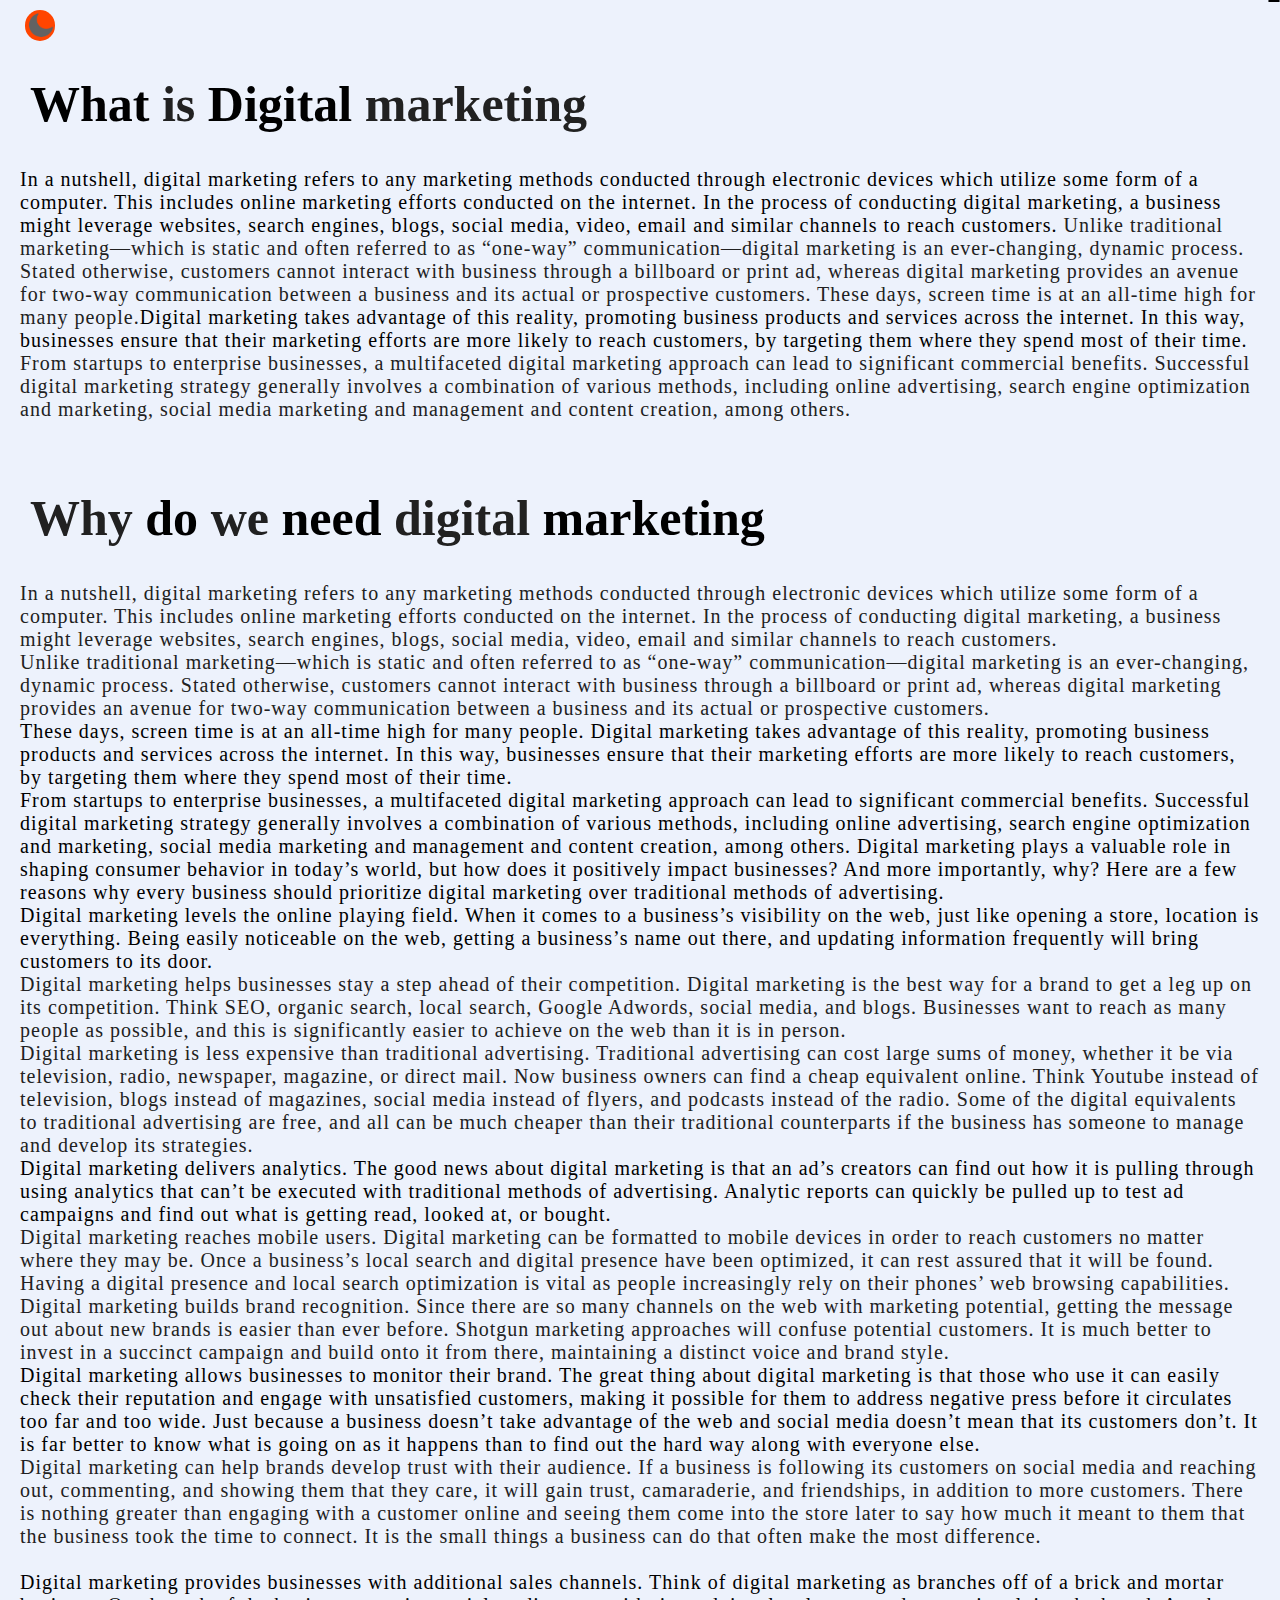
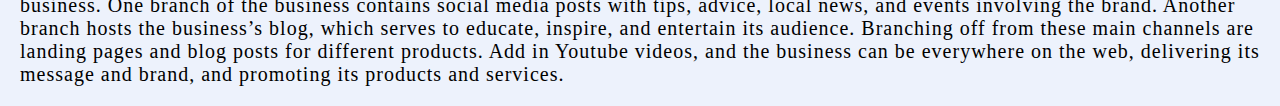
<file: km.html>
<!DOCTYPE html>
<html lang="en">
<head>
    <meta charset="UTF-8">
    <meta http-equiv="X-UA-Compatible" content="IE=edge">
    <meta name="viewport" content="width=device-width, initial-scale=1.0">
    <link rel="stylesheet" href="km.css">
    <title>Digital</title>
</head>
<body>
    <div id="progressbar"></div>
    <div class="content">
        <img src="moon.png" id="icon">
        <h1><span>What</span> is <span>Digital</span> marketing</h1>
        <p><span>In a nutshell, digital marketing refers to any marketing methods conducted through electronic devices which utilize some form of a computer. This includes online marketing efforts conducted on the internet. In the process of conducting digital marketing, a business might leverage websites, search engines, blogs, social media, video, email and similar channels to reach customers.</span>

            Unlike traditional marketing—which is static and often referred to as “one-way” communication—digital marketing is an ever-changing, dynamic process. Stated otherwise, customers cannot interact with business through a billboard or print ad, whereas digital marketing provides an avenue for two-way communication between a business and its actual or prospective customers. 
            
            These days, screen time is at an all-time high for many people.<span>Digital marketing takes advantage of this reality, promoting business products and services across the internet. In this way, businesses ensure that their marketing efforts are more likely to reach customers, by targeting them where they spend most of their time.</span> 
            
            From startups to enterprise businesses, a multifaceted digital marketing approach can lead to significant commercial benefits. Successful digital marketing strategy generally involves a combination of various methods, including online advertising, search engine optimization and marketing, social media marketing and management and content creation, among others. 
        </p>
        <br>
        <h2>Why <span>do</span> we <span>need</span> digital <span>marketing</span></h2>
        <p>In a nutshell, digital marketing refers to any marketing methods conducted through electronic devices which utilize some form of a computer. This includes online marketing efforts conducted on the internet. In the process of conducting digital marketing, a business might leverage websites, search engines, blogs, social media, video, email and similar channels to reach customers.<br>

            Unlike traditional marketing—which is static and often referred to as “one-way” communication—digital marketing is an ever-changing, dynamic process. Stated otherwise, customers cannot interact with business through a billboard or print ad, whereas digital marketing provides an avenue for two-way communication between a business and its actual or prospective customers. <br>
            
            <span>These days, screen time is at an all-time high for many people. Digital marketing takes advantage of this reality, promoting business products and services across the internet. In this way, businesses ensure that their marketing efforts are more likely to reach customers, by targeting them where they spend most of their time.<br>
                From startups to enterprise businesses, a multifaceted digital marketing approach can lead to significant commercial benefits. Successful digital marketing strategy generally involves a combination of various methods, including online advertising, search engine optimization and marketing, social media marketing and management and content creation, among others. 
                Digital marketing plays a valuable role in shaping consumer behavior in today’s world, but how does it positively impact businesses? And more importantly, why? Here are a few reasons why every business should prioritize digital marketing over traditional methods of advertising.<br>
                Digital marketing levels the online playing field. When it comes to a business’s visibility on the web, just like opening a store, location is everything. Being easily noticeable on the web, getting a business’s name out there, and updating information frequently will bring customers to its door. 
                </span><br>
            Digital marketing helps businesses stay a step ahead of their competition. Digital marketing is the best way for a brand to get a leg up on its competition. Think SEO, organic search, local search, Google Adwords, social media, and blogs. Businesses want to reach as many people as possible, and this is significantly easier to achieve on the web than it is in person. 
            <br>
            Digital marketing is less expensive than traditional advertising. Traditional advertising can cost large sums of money, whether it be via television, radio, newspaper, magazine, or direct mail. Now business owners can find a cheap equivalent online. Think Youtube instead of television, blogs instead of magazines, social media instead of flyers, and podcasts instead of the radio.  Some of the digital equivalents to traditional advertising are free, and all can be much cheaper than their traditional counterparts if the business has someone to manage and develop its strategies.
            <br><span>
                Digital marketing delivers analytics. The good news about digital marketing is that an ad’s creators can find out how it is pulling through using analytics that can’t be executed with traditional methods of advertising. Analytic reports can quickly be pulled up to test ad campaigns and find out what is getting read, looked at, or bought.
               </span> <br>
            Digital marketing reaches mobile users. Digital marketing can be formatted to mobile devices in order to reach customers no matter where they may be. Once a business’s local search and digital presence have been optimized, it can rest assured that it will be found. Having a digital presence and local search optimization is vital as people increasingly rely on their phones’ web browsing capabilities.
            <br>
            Digital marketing builds brand recognition. Since there are so many channels on the web with marketing potential, getting the message out about new brands is easier than ever before. Shotgun marketing approaches will confuse potential customers. It is much better to invest in a succinct campaign and build onto it from there, maintaining a distinct voice and brand style.
            <br><span>
                Digital marketing allows businesses to monitor their brand. The great thing about digital marketing is that those who use it can easily check their reputation and engage with unsatisfied customers, making it possible for them to address negative press before it circulates too far and too wide. Just because a business doesn’t take advantage of the web and social media doesn’t mean that its customers don’t. It is far better to know what is going on as it happens than to find out the hard way along with everyone else. 
                </span><br>
            Digital marketing can help brands develop trust with their audience. If a business is following its customers on social media and reaching out, commenting, and showing them that they care, it will gain trust, camaraderie, and friendships, in addition to more customers. There is nothing greater than engaging with a customer online and seeing them come into the store later to say how much it meant to them that the business took the time to connect. It is the small things a business can do that often make the most difference. <br>
            <br><span>
                Digital marketing provides businesses with additional sales channels. Think of digital marketing as branches off of a brick and mortar business. One branch of the business contains social media posts with tips, advice, local news, and events involving the brand. Another branch hosts the business’s blog, which serves to educate, inspire, and entertain its audience. Branching off from these main channels are landing pages and blog posts for different products. Add in Youtube videos, and the business can be everywhere on the web, delivering its message and brand, and promoting its products and services. 
                </span><br>
        </p>
    
        </div>
        <script type="text/javascript">
            let progress=document.getElementById('progressbar');
            let totalheight=document.body.scrollHeight - window.innerHeight;
            window.onscroll=function(){
                let progressheight=(window.pageYOffset/totalheight)*100;
                progress.style.height=progressheight + "%";
            }
        </script>
        <script>
            var icon=document.getElementById("icon");
            icon.onclick=function(){
                document.body.classList.toggle("dark-theme");
                if(document.body.classList.contains("dark-theme")){
                    icon.src="sun.png";
                }
                    else{
                        icon.src="moon.png";
                    }
                }
        
        </script>
    </body>
</html>
</file>
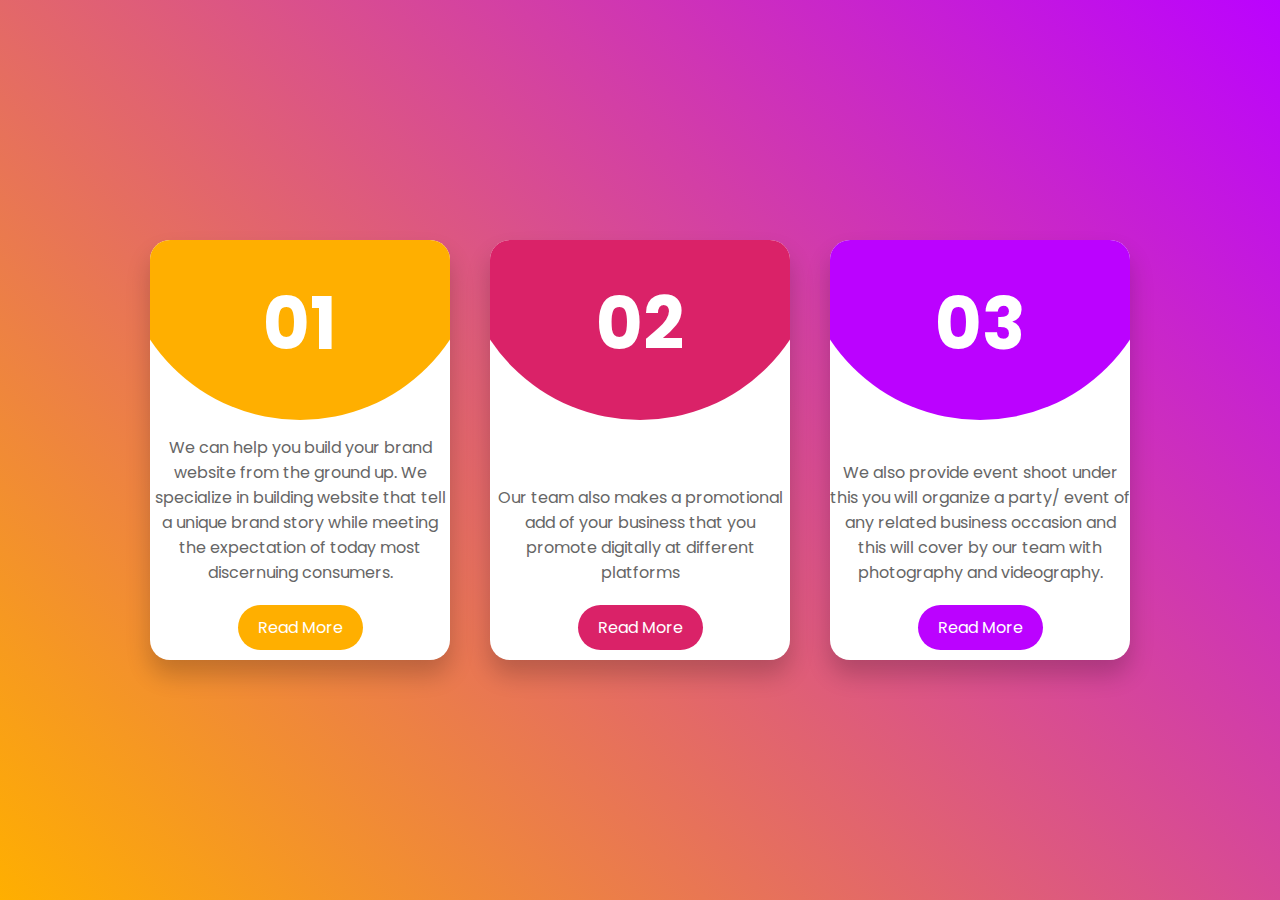
<file: service.html>
<!DOCTYPE html>
<html lang="en">
<head>
    <meta charset="UTF-8">
    <meta http-equiv="X-UA-Compatible" content="IE=edge">
    <meta name="viewport" content="width=device-width, initial-scale=1.0">
    <link rel="stylesheet" href="service.css">
    <title>Digital</title>
</head>
<body>
    <div class="container">
        <div class="card">
            <div class="circle">
                <h2>01</h2>
            </div>
            <div class="content">
                <p>We can help you build your brand website from the
                    ground up. We specialize in building website that
                    tell a unique brand story while meeting the
                    expectation of today most discernuing consumers.</p>
                <a href="#">Read More</a>
            </div>
        </div>
        <div class="card">
            <div class="circle">
                <h2>02</h2>
            </div>
            <div class="content">
                <p>Our team also makes a promotional add of your
                    business that you promote digitally at different
                    platforms</p>
                <a href="#">Read More</a>
            </div>
        </div>
        <div class="card">
            <div class="circle">
                <h2>03</h2>
            </div>
            <div class="content">
                <p>We also provide event shoot under this you will
                    organize a party/ event of any related business
                    occasion and this will cover by our team with
                    photography and videography.
                    </p>
                <a href="#">Read More</a>
            </div>
        </div>
    </div>
</body>
</html>
</file>
<file: km.css>
*{
    margin: 0;
    padding: 0;
}
:root{
    --main-color: #edf2fc;
    --second-color: #212121;
    --third-color: black;
    
}
body{
    background-color: var(--main-color);
}
.dark-theme{
    --main-color: #000106;
    --second-color: #fff;
    --third-color: orangered;
}
#icon{
    width: 30px;
    cursor: pointer;
    background-color: orangered;
    border-radius: 20px;
    margin-left: 25px;
    margin-top: 10px;
}
.content h1{
    color: var(--second-color);
    margin: 20px;
    padding: 10px;
    font-size: 50px;
}
.content h2{
    color: var(--second-color);
    margin: 20px;
    padding: 10px;
    font-size: 50px;
}
.content  p{
    color: var(--second-color);
    margin: 15px;
    padding: 5px;
    letter-spacing: 1px;
    font-size: 20px;
}
span{
    color: var(--third-color);
}
::-webkit-scrollbar{
    width:0;
}
#progressbar{
    position: fixed;
    top: 0;
    right: 0;
    width: 10px;
    background: linear-gradient(to top,#008aff,#00ffe7);
    border-radius: 20px;
    border: 1.3px solid var(--third-color);
    animation: animate 5s linear infinite;
}
@keyframes animate{
    0%,100%{
        filter:hue-rotate(0deg);
    }
50%{
    filter: hue-rotate(360deg);
}
}
#progressbar:before{
    content: '';
    position: absolute;
    top: 0;
    left: 0;
    width: 100%;
    height: 100%;
    background: linear-gradient(to top,#008aff,#00ffe7);
    filter: blur(10px);
}
#progressbar:after{
    content: '';
    position: absolute;
    top: 0;
    left: 0;
    width: 100%;
    height: 100%;
    background: linear-gradient(to top,#008aff,#00ffe7);
    filter: blur(30px);
}
</file>
<file: service.css>
@import url('https://fonts.googleapis.com/css2?family=Poppins:wght@300;400;500;600;700;800;900&display=swap'); 
*{
    margin: 0;
    padding: 0;
    box-sizing: border-box;
    font-family: 'Poppins',sans-serif;
}
body{
    display: flex;
    justify-content: center;
    align-items: center;
    min-height: 100vh;
    background: linear-gradient(45deg, #ffaf00,#bb02ff);
    background-attachment: fixed;
}
.container{
    position: relative;
    width: 1150px;
    padding: 20px;
    display: flex;
    justify-content: center;
    flex-wrap: wrap;
}
.container .card{
    position: relative;
    width: 300px;
    height: 420px;
    background: #fff;
    margin: 20px;
    border-radius: 20px;
    overflow: hidden;
    box-shadow: 0 15px 25px rgba(0,0,0,0.2);
    transition: 0.5s;
}
.container:hover .card{
filter: blur(20px);
transform: scale(0.9);
opacity: 0.5;
}
.container .card:hover{
    filter: blur(0px);
    transform: scale(1.1);
    opacity: 1;
    }
.container .card .circle{
    position: relative;
    width: 100%;
    height: 100%;
    background: #000;
    clip-path: circle(180px at center 0);
    text-align: center;
}
.container .card h2{
    color: #fff;
    font-size: 4.5em;
    padding: 30px 0;
}
.container .card .content{
    position: absolute;
    bottom: 10px;
    page-break-after: 20px;
    text-align: center;
}
.container .card .content p{
    color: #666;
}
.container .card .content a{
    position: relative;
    display: inline-block;
    padding: 10px 20px;
    background: #000;
    color: #fff;
    border-radius: 40px;
    text-decoration: none;
    margin-top: 20px;
}
.container .card:nth-child(1) .circle,
.container .card:nth-child(1) .content a{
    background: #ffaf00;
}
.container .card:nth-child(2) .circle,
.container .card:nth-child(2) .content a{
    background: #da2268;
}
.container .card:nth-child(3) .circle,
.container .card:nth-child(3) .content a{
    background: #bb02ff;
}
</file>
